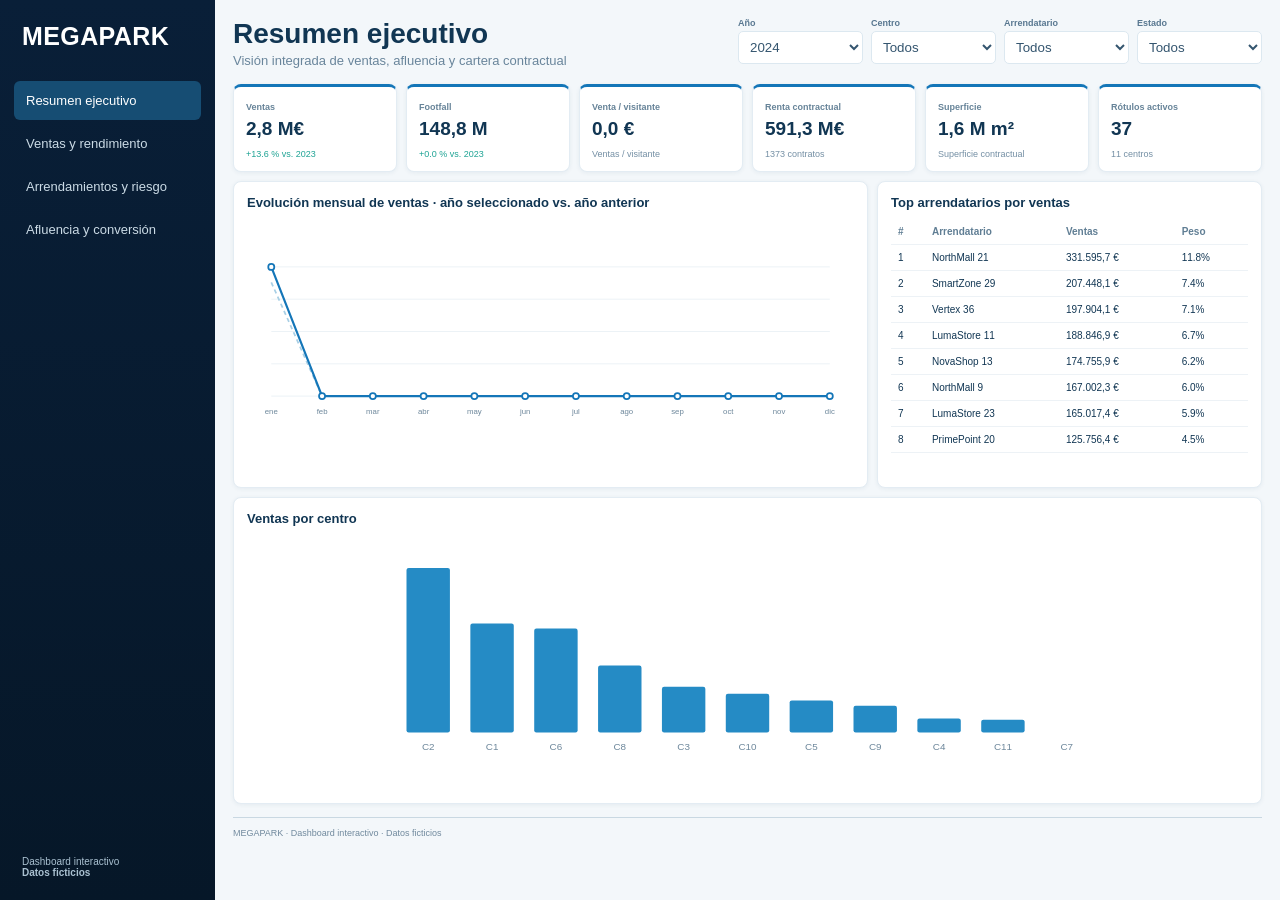
<file: index.html>
<!doctype html><html lang="es"><head><meta charset="utf-8"><meta name="viewport" content="width=device-width,initial-scale=1"><title>Resumen ejecutivo | MEGAPARK</title><link rel="stylesheet" href="styles.css"></head><body data-page="overview"><div id="loading" class="loading">Cargando MEGAPARK…</div><div class="tooltip"></div><div class="layout"><aside class="side"><div class="logo">MEGAPARK</div><nav class="nav"><a class="on" href="index.html">Resumen ejecutivo</a><a class="" href="ventas.html">Ventas y rendimiento</a><a class="" href="arrendamientos.html">Arrendamientos y riesgo</a><a class="" href="afluencia.html">Afluencia y conversión</a></nav><div class="note">Dashboard interactivo<br><b>Datos ficticios</b></div></aside><main class="main"><header class="head"><div><h1>Resumen ejecutivo</h1><p>Visión integrada de ventas, afluencia y cartera contractual</p></div><div class="filters"><label class="f">Año<select id="year"></select></label><label class="f">Centro<select id="center"></select></label><label class="f">Arrendatario<select id="tenant"></select></label><label class="f">Estado<select id="status"></select></label></div></header><div class="kpis"><div class="kpi"><label>Ventas</label><div id="sales"><b>—</b><small>Calculando…</small></div></div><div class="kpi"><label>Footfall</label><div id="foot"><b>—</b><small>Calculando…</small></div></div><div class="kpi"><label>Venta / visitante</label><div id="visit"><b>—</b><small>Calculando…</small></div></div><div class="kpi"><label>Renta contractual</label><div id="rent"><b>—</b><small>Calculando…</small></div></div><div class="kpi"><label>Superficie</label><div id="sqm"><b>—</b><small>Calculando…</small></div></div><div class="kpi"><label>Rótulos activos</label><div id="tenants"><b>—</b><small>Calculando…</small></div></div></div><div class="grid2"><div class="card"><p class="section">Evolución mensual de ventas · año seleccionado vs. año anterior</p><div id="trend" class="chart"></div></div><div class="card"><p class="section">Top arrendatarios por ventas</p><table class="table"><thead><tr><th>#</th><th>Arrendatario</th><th>Ventas</th><th>Peso</th></tr></thead><tbody id="tops"></tbody></table></div></div><div class="card"><p class="section">Ventas por centro</p><div id="centers" class="chart"></div></div><div class="footer">MEGAPARK · Dashboard interactivo · Datos ficticios</div></main></div><script src="data.js"></script><script src="app.js"></script></body></html>
</file>
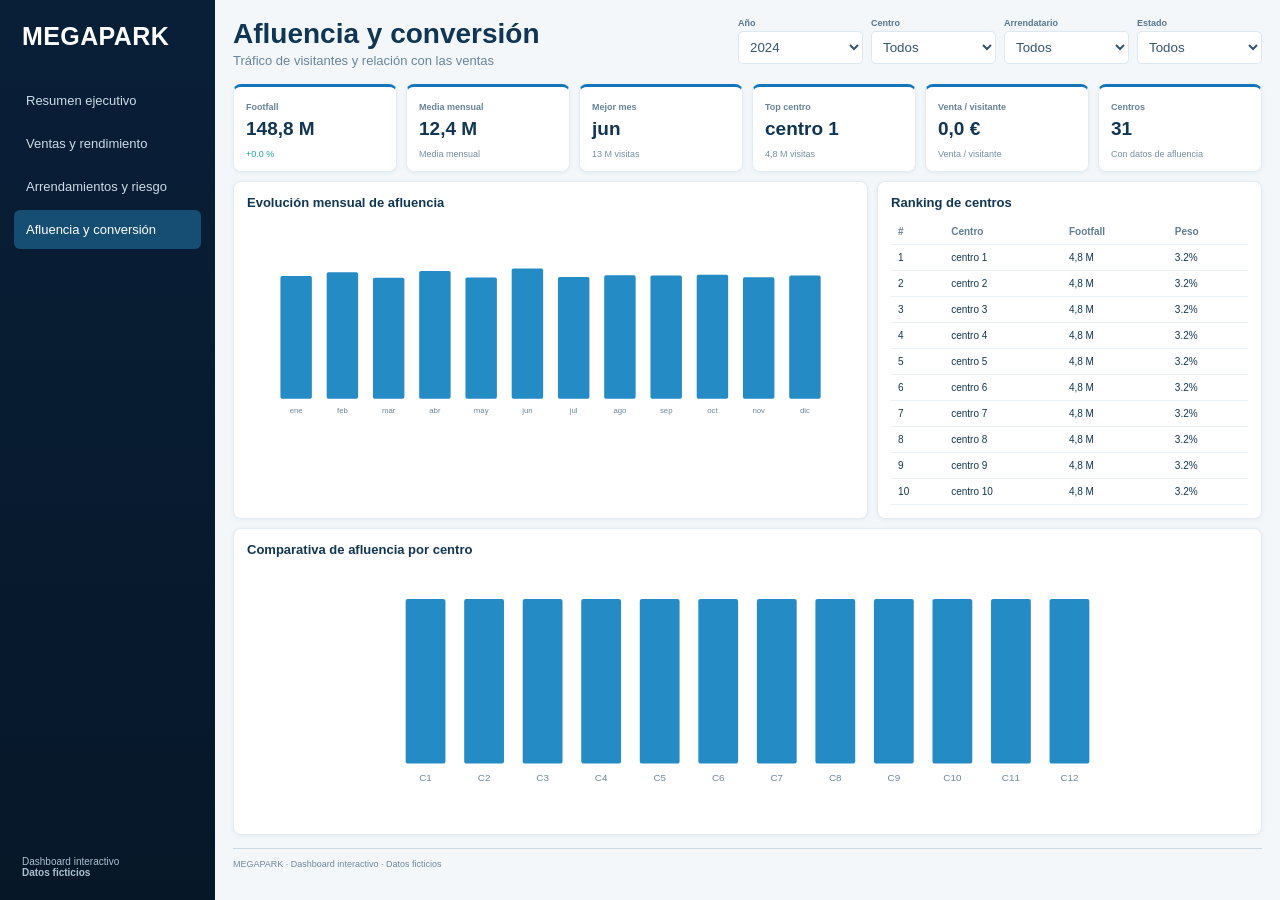
<file: afluencia.html>
<!doctype html><html lang="es"><head><meta charset="utf-8"><meta name="viewport" content="width=device-width,initial-scale=1"><title>Afluencia y conversión | MEGAPARK</title><link rel="stylesheet" href="styles.css"></head><body data-page="foot"><div id="loading" class="loading">Cargando MEGAPARK…</div><div class="tooltip"></div><div class="layout"><aside class="side"><div class="logo">MEGAPARK</div><nav class="nav"><a class="" href="index.html">Resumen ejecutivo</a><a class="" href="ventas.html">Ventas y rendimiento</a><a class="" href="arrendamientos.html">Arrendamientos y riesgo</a><a class="on" href="afluencia.html">Afluencia y conversión</a></nav><div class="note">Dashboard interactivo<br><b>Datos ficticios</b></div></aside><main class="main"><header class="head"><div><h1>Afluencia y conversión</h1><p>Tráfico de visitantes y relación con las ventas</p></div><div class="filters"><label class="f">Año<select id="year"></select></label><label class="f">Centro<select id="center"></select></label><label class="f">Arrendatario<select id="tenant"></select></label><label class="f">Estado<select id="status"></select></label></div></header><div class="kpis"><div class="kpi"><label>Footfall</label><div id="fa"><b>—</b><small>Calculando…</small></div></div><div class="kpi"><label>Media mensual</label><div id="fb"><b>—</b><small>Calculando…</small></div></div><div class="kpi"><label>Mejor mes</label><div id="fc"><b>—</b><small>Calculando…</small></div></div><div class="kpi"><label>Top centro</label><div id="fd"><b>—</b><small>Calculando…</small></div></div><div class="kpi"><label>Venta / visitante</label><div id="fe"><b>—</b><small>Calculando…</small></div></div><div class="kpi"><label>Centros</label><div id="ff"><b>—</b><small>Calculando…</small></div></div></div><div class="grid2"><div class="card"><p class="section">Evolución mensual de afluencia</p><div id="footTrend" class="chart"></div></div><div class="card"><p class="section">Ranking de centros</p><table class="table"><thead><tr><th>#</th><th>Centro</th><th>Footfall</th><th>Peso</th></tr></thead><tbody id="footTable"></tbody></table></div></div><div class="card"><p class="section">Comparativa de afluencia por centro</p><div id="footCenters" class="chart"></div></div><div class="footer">MEGAPARK · Dashboard interactivo · Datos ficticios</div></main></div><script src="data.js"></script><script src="app.js"></script></body></html>
</file>
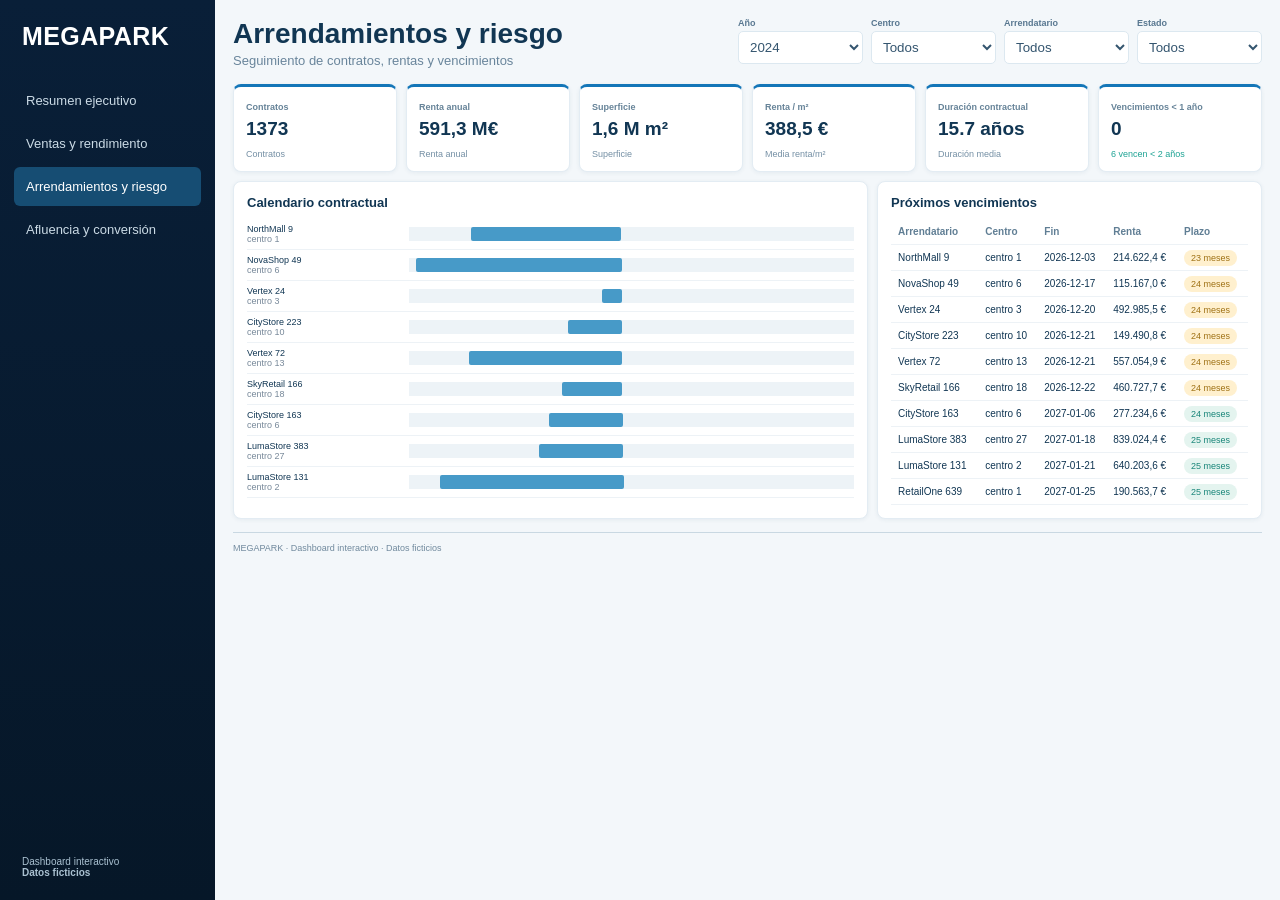
<file: arrendamientos.html>
<!doctype html><html lang="es"><head><meta charset="utf-8"><meta name="viewport" content="width=device-width,initial-scale=1"><title>Arrendamientos y riesgo | MEGAPARK</title><link rel="stylesheet" href="styles.css"></head><body data-page="rent"><div id="loading" class="loading">Cargando MEGAPARK…</div><div class="tooltip"></div><div class="layout"><aside class="side"><div class="logo">MEGAPARK</div><nav class="nav"><a class="" href="index.html">Resumen ejecutivo</a><a class="" href="ventas.html">Ventas y rendimiento</a><a class="on" href="arrendamientos.html">Arrendamientos y riesgo</a><a class="" href="afluencia.html">Afluencia y conversión</a></nav><div class="note">Dashboard interactivo<br><b>Datos ficticios</b></div></aside><main class="main"><header class="head"><div><h1>Arrendamientos y riesgo</h1><p>Seguimiento de contratos, rentas y vencimientos</p></div><div class="filters"><label class="f">Año<select id="year"></select></label><label class="f">Centro<select id="center"></select></label><label class="f">Arrendatario<select id="tenant"></select></label><label class="f">Estado<select id="status"></select></label></div></header><div class="kpis"><div class="kpi"><label>Contratos</label><div id="ra"><b>—</b><small>Calculando…</small></div></div><div class="kpi"><label>Renta anual</label><div id="rb"><b>—</b><small>Calculando…</small></div></div><div class="kpi"><label>Superficie</label><div id="rc"><b>—</b><small>Calculando…</small></div></div><div class="kpi"><label>Renta / m²</label><div id="rd"><b>—</b><small>Calculando…</small></div></div><div class="kpi"><label>Duración contractual</label><div id="re"><b>—</b><small>Calculando…</small></div></div><div class="kpi"><label>Vencimientos < 1 año</label><div id="rf"><b>—</b><small>Calculando…</small></div></div></div><div class="grid2"><div class="card"><p class="section">Calendario contractual</p><div id="tl" class="tl"></div></div><div class="card"><p class="section">Próximos vencimientos</p><table class="table"><thead><tr><th>Arrendatario</th><th>Centro</th><th>Fin</th><th>Renta</th><th>Plazo</th></tr></thead><tbody id="exp"></tbody></table></div></div><div class="footer">MEGAPARK · Dashboard interactivo · Datos ficticios</div></main></div><script src="data.js"></script><script src="app.js"></script></body></html>
</file>
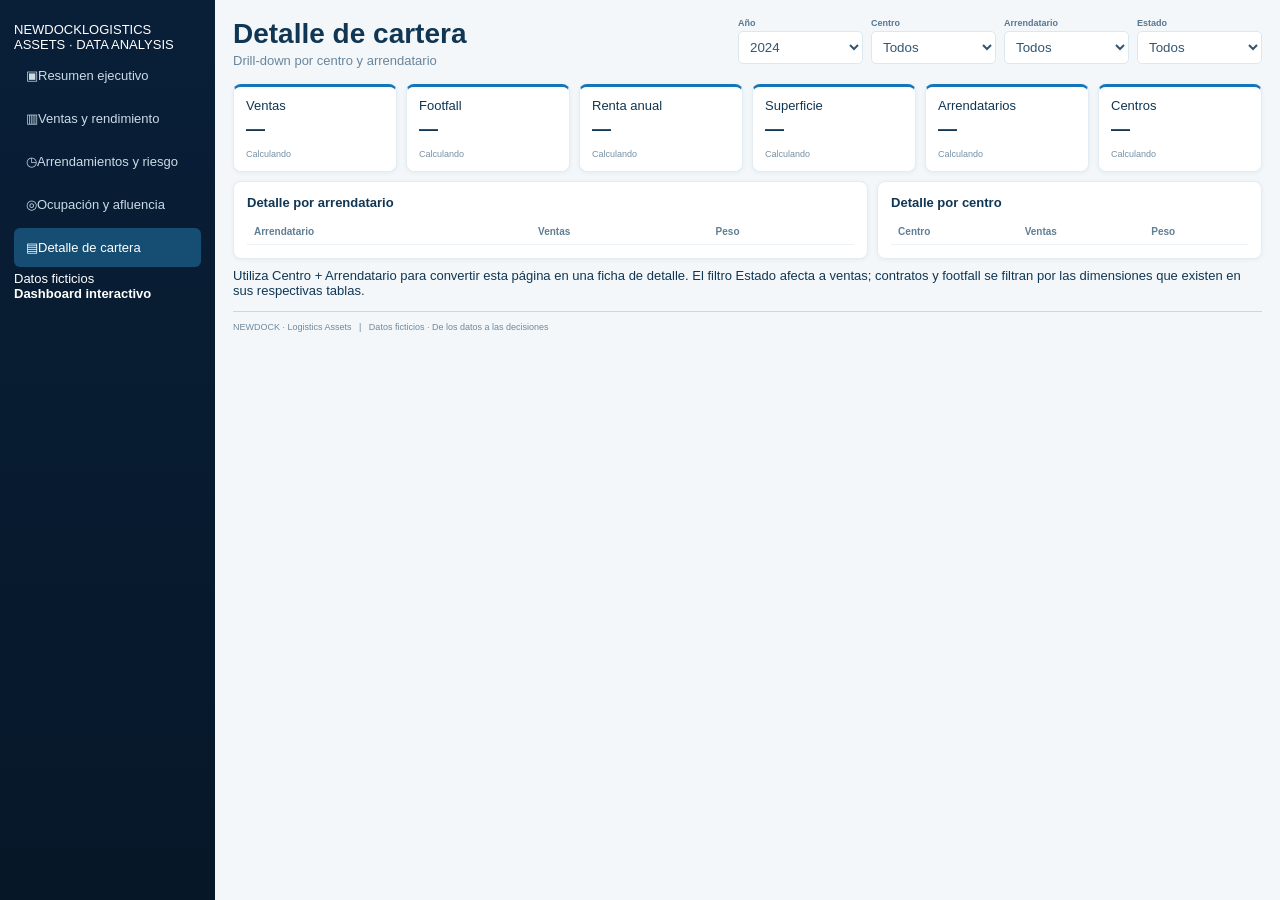
<file: detalle.html>
<!doctype html><html lang="es"><head><meta charset="utf-8"><meta name="viewport" content="width=device-width,initial-scale=1"><title>Detalle de cartera · NEWDOCK</title><link rel="stylesheet" href="styles.css"></head><body data-page="detail"><div id="loading" class="loading">Cargando dashboard…</div><div class="layout"><aside class="side"><div class="brand">NEWDOCK<span>LOGISTICS ASSETS · DATA ANALYSIS</span></div><nav class="nav"><a class="" href="index.html"><span>▣</span>Resumen ejecutivo</a><a class="" href="ventas.html"><span>▥</span>Ventas y rendimiento</a><a class="" href="arrendamientos.html"><span>◷</span>Arrendamientos y riesgo</a><a class="" href="afluencia.html"><span>◎</span>Ocupación y afluencia</a><a class="on" href="detalle.html"><span>▤</span>Detalle de cartera</a></nav><div class="cut">Datos ficticios<br><b>Dashboard interactivo</b></div></aside><main class="main"><header class="head"><div><h1>Detalle de cartera</h1><p>Drill-down por centro y arrendatario</p></div><div class="filters"><label class="f">Año<select id="year"></select></label><label class="f">Centro<select id="center"></select></label><label class="f">Arrendatario<select id="tenant"></select></label><label class="f">Estado<select id="status"></select></label></div></header><div class="kpis"><div class="kpi"><div class="top">Ventas</div><div id="dSales"><b>—</b><small>Calculando</small></div></div><div class="kpi"><div class="top">Footfall</div><div id="dFoot"><b>—</b><small>Calculando</small></div></div><div class="kpi"><div class="top">Renta anual</div><div id="dRent"><b>—</b><small>Calculando</small></div></div><div class="kpi"><div class="top">Superficie</div><div id="dSqm"><b>—</b><small>Calculando</small></div></div><div class="kpi"><div class="top">Arrendatarios</div><div id="dTenant"><b>—</b><small>Calculando</small></div></div><div class="kpi"><div class="top">Centros</div><div id="dCenter"><b>—</b><small>Calculando</small></div></div></div><div class="grid2"><div class="card"><p class="section">Detalle por arrendatario</p><table class="table"><thead><tr><th>Arrendatario</th><th>Ventas</th><th>Peso</th></tr></thead><tbody id="detailTenants"></tbody></table></div><div class="card"><p class="section">Detalle por centro</p><table class="table"><thead><tr><th>Centro</th><th>Ventas</th><th>Peso</th></tr></thead><tbody id="detailCenters"></tbody></table></div></div><div class="notice">Utiliza Centro + Arrendatario para convertir esta página en una ficha de detalle. El filtro Estado afecta a ventas; contratos y footfall se filtran por las dimensiones que existen en sus respectivas tablas.</div><div class="footer">NEWDOCK · Logistics Assets &nbsp;&nbsp;|&nbsp;&nbsp; Datos ficticios · De los datos a las decisiones</div></main></div><script src="data.js"></script><script src="app.js"></script></body></html>
</file>
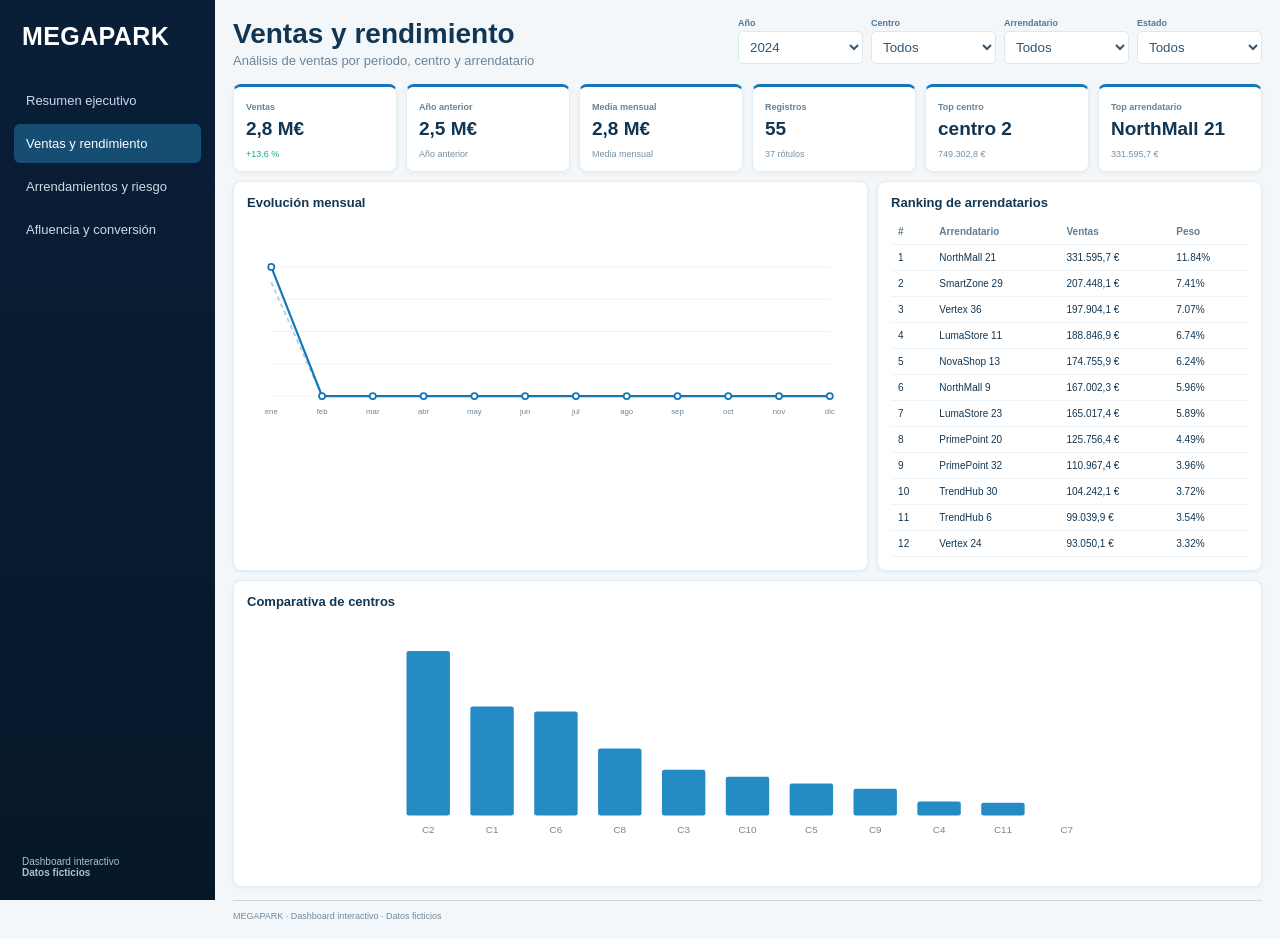
<file: ventas.html>
<!doctype html><html lang="es"><head><meta charset="utf-8"><meta name="viewport" content="width=device-width,initial-scale=1"><title>Ventas y rendimiento | MEGAPARK</title><link rel="stylesheet" href="styles.css"></head><body data-page="sales"><div id="loading" class="loading">Cargando MEGAPARK…</div><div class="tooltip"></div><div class="layout"><aside class="side"><div class="logo">MEGAPARK</div><nav class="nav"><a class="" href="index.html">Resumen ejecutivo</a><a class="on" href="ventas.html">Ventas y rendimiento</a><a class="" href="arrendamientos.html">Arrendamientos y riesgo</a><a class="" href="afluencia.html">Afluencia y conversión</a></nav><div class="note">Dashboard interactivo<br><b>Datos ficticios</b></div></aside><main class="main"><header class="head"><div><h1>Ventas y rendimiento</h1><p>Análisis de ventas por periodo, centro y arrendatario</p></div><div class="filters"><label class="f">Año<select id="year"></select></label><label class="f">Centro<select id="center"></select></label><label class="f">Arrendatario<select id="tenant"></select></label><label class="f">Estado<select id="status"></select></label></div></header><div class="kpis"><div class="kpi"><label>Ventas</label><div id="a"><b>—</b><small>Calculando…</small></div></div><div class="kpi"><label>Año anterior</label><div id="b"><b>—</b><small>Calculando…</small></div></div><div class="kpi"><label>Media mensual</label><div id="c"><b>—</b><small>Calculando…</small></div></div><div class="kpi"><label>Registros</label><div id="d"><b>—</b><small>Calculando…</small></div></div><div class="kpi"><label>Top centro</label><div id="e"><b>—</b><small>Calculando…</small></div></div><div class="kpi"><label>Top arrendatario</label><div id="f"><b>—</b><small>Calculando…</small></div></div></div><div class="grid2"><div class="card"><p class="section">Evolución mensual</p><div id="salesTrend" class="chart"></div></div><div class="card"><p class="section">Ranking de arrendatarios</p><table class="table"><thead><tr><th>#</th><th>Arrendatario</th><th>Ventas</th><th>Peso</th></tr></thead><tbody id="tenantTable"></tbody></table></div></div><div class="card"><p class="section">Comparativa de centros</p><div id="salesCenters" class="chart"></div></div><div class="footer">MEGAPARK · Dashboard interactivo · Datos ficticios</div></main></div><script src="data.js"></script><script src="app.js"></script></body></html>
</file>
<file: styles.css>
:root{--nav:#091f38;--nav2:#103f67;--blue:#1476b8;--cyan:#53b7e8;--teal:#1ea394;--red:#eb5a53;--amber:#efaf32;--ink:#113653;--muted:#69859b;--bg:#f3f7fa;--line:#dce8f0;--card:#fff}*{box-sizing:border-box}body{margin:0;font:13px Segoe UI,Arial,sans-serif;background:var(--bg);color:var(--ink)}.layout{display:grid;grid-template-columns:215px 1fr;min-height:100vh}.side{background:linear-gradient(180deg,var(--nav),#061728);color:#fff;padding:22px 14px;position:sticky;top:0;height:100vh}.logo{font-size:25px;font-weight:800;letter-spacing:.4px;margin:0 8px 30px}.nav a{display:block;text-decoration:none;color:#cbdbe6;padding:12px;border-radius:6px;margin:4px 0}.nav a.on,.nav a:hover{background:#164d73;color:#fff}.note{position:absolute;bottom:22px;left:22px;font-size:10px;color:#aac1d1}.main{padding:18px}.head{display:flex;justify-content:space-between;gap:15px;align-items:start}.head h1{font-size:28px;margin:0}.head p{margin:3px 0 16px;color:var(--muted)}.filters{display:flex;gap:8px;flex-wrap:wrap}.f{font-size:9px;font-weight:700;color:#587790}.f select{display:block;width:125px;padding:7px;margin-top:3px;border:1px solid var(--line);border-radius:5px;background:#fff;color:#34556f}.kpis{display:grid;grid-template-columns:repeat(6,1fr);gap:9px;margin-bottom:9px}.kpi,.card{background:#fff;border:1px solid #e3ecf3;border-radius:8px;box-shadow:0 1px 4px #244e7011}.kpi{padding:11px 12px;min-height:83px;border-top:3px solid var(--blue)}.kpi label{font-size:9px;color:#668398;font-weight:700}.kpi b{display:block;font-size:19px;margin:5px 0}.kpi small{font-size:9px;color:#748fa4}.good{color:var(--teal)!important}.bad{color:var(--red)!important}.card{padding:13px}.section{font-weight:750;margin:0 0 9px}.grid2{display:grid;grid-template-columns:1.65fr 1fr;gap:9px;margin-bottom:9px}.grid3{display:grid;grid-template-columns:1.2fr 1fr 1fr;gap:9px;margin-bottom:9px}.chart{height:255px;position:relative}.svgchart{width:100%;height:225px;overflow:visible}.gridline{stroke:#eaf1f5;stroke-width:1}.axistext{font-size:9px;fill:#6d879b}.line{fill:none;stroke:var(--blue);stroke-width:2.5}.line2{fill:none;stroke:#a8cfe5;stroke-width:2;stroke-dasharray:5 4}.point{fill:#fff;stroke:var(--blue);stroke-width:2}.barsvg{fill:#258bc5}.barsvg:hover{fill:#0f628f}.tooltip{position:fixed;pointer-events:none;padding:8px 10px;border-radius:6px;background:#0c2e49;color:#fff;font-size:10px;box-shadow:0 4px 14px #0003;display:none;z-index:10}.table{width:100%;border-collapse:collapse;font-size:10px}.table th,.table td{padding:7px;border-bottom:1px solid #edf2f6;text-align:left}.table th{color:#607e94}.alert{display:flex;justify-content:space-between;align-items:center;padding:9px;border-radius:6px;background:#f7fafc;margin:6px 0}.badge{padding:3px 7px;border-radius:12px;font-size:9px;background:#e4f4ef;color:#178478}.badge.warn{background:#fff0ce;color:#9f7114}.badge.danger{background:#fde6e3;color:#c9433d}.tl{max-height:285px;overflow:auto}.tlrow{display:grid;grid-template-columns:155px 1fr;gap:7px;align-items:center;padding:5px 0;border-bottom:1px solid #edf2f6;font-size:9px}.track{height:14px;background:#edf3f7;position:relative}.seg{position:absolute;top:0;bottom:0;background:#479ac8;border-radius:2px}.footer{font-size:9px;color:#70899d;border-top:1px solid #c9d8e2;padding-top:10px;margin-top:13px}.loading{position:fixed;inset:0;z-index:30;background:#f3f7fa;display:grid;place-items:center;font-weight:700}@media(max-width:1050px){.layout{grid-template-columns:1fr}.side{height:auto;position:relative}.note{display:none}.nav{display:flex;flex-wrap:wrap}.kpis{grid-template-columns:repeat(3,1fr)}.grid2,.grid3{grid-template-columns:1fr}.head{display:block}.filters{margin-bottom:10px}}@media(max-width:600px){.kpis{grid-template-columns:repeat(2,1fr)}}
</file>
